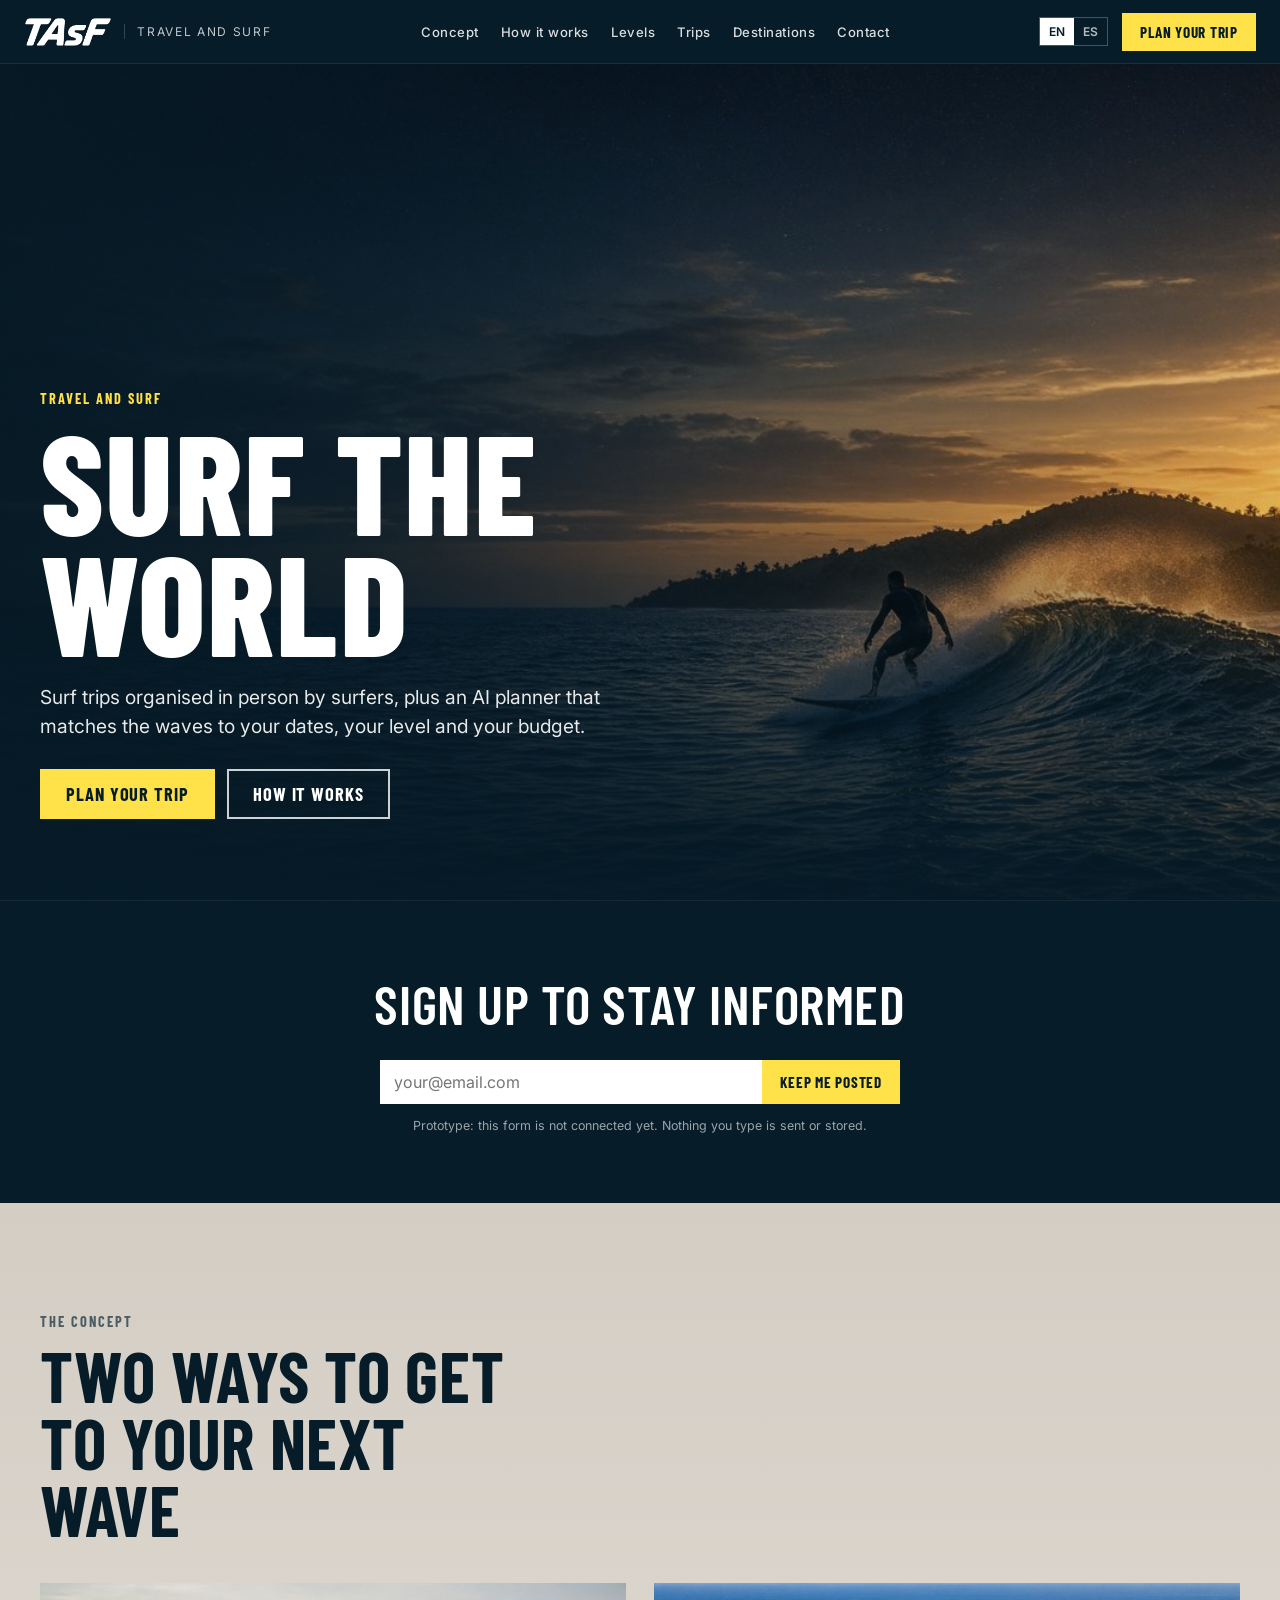
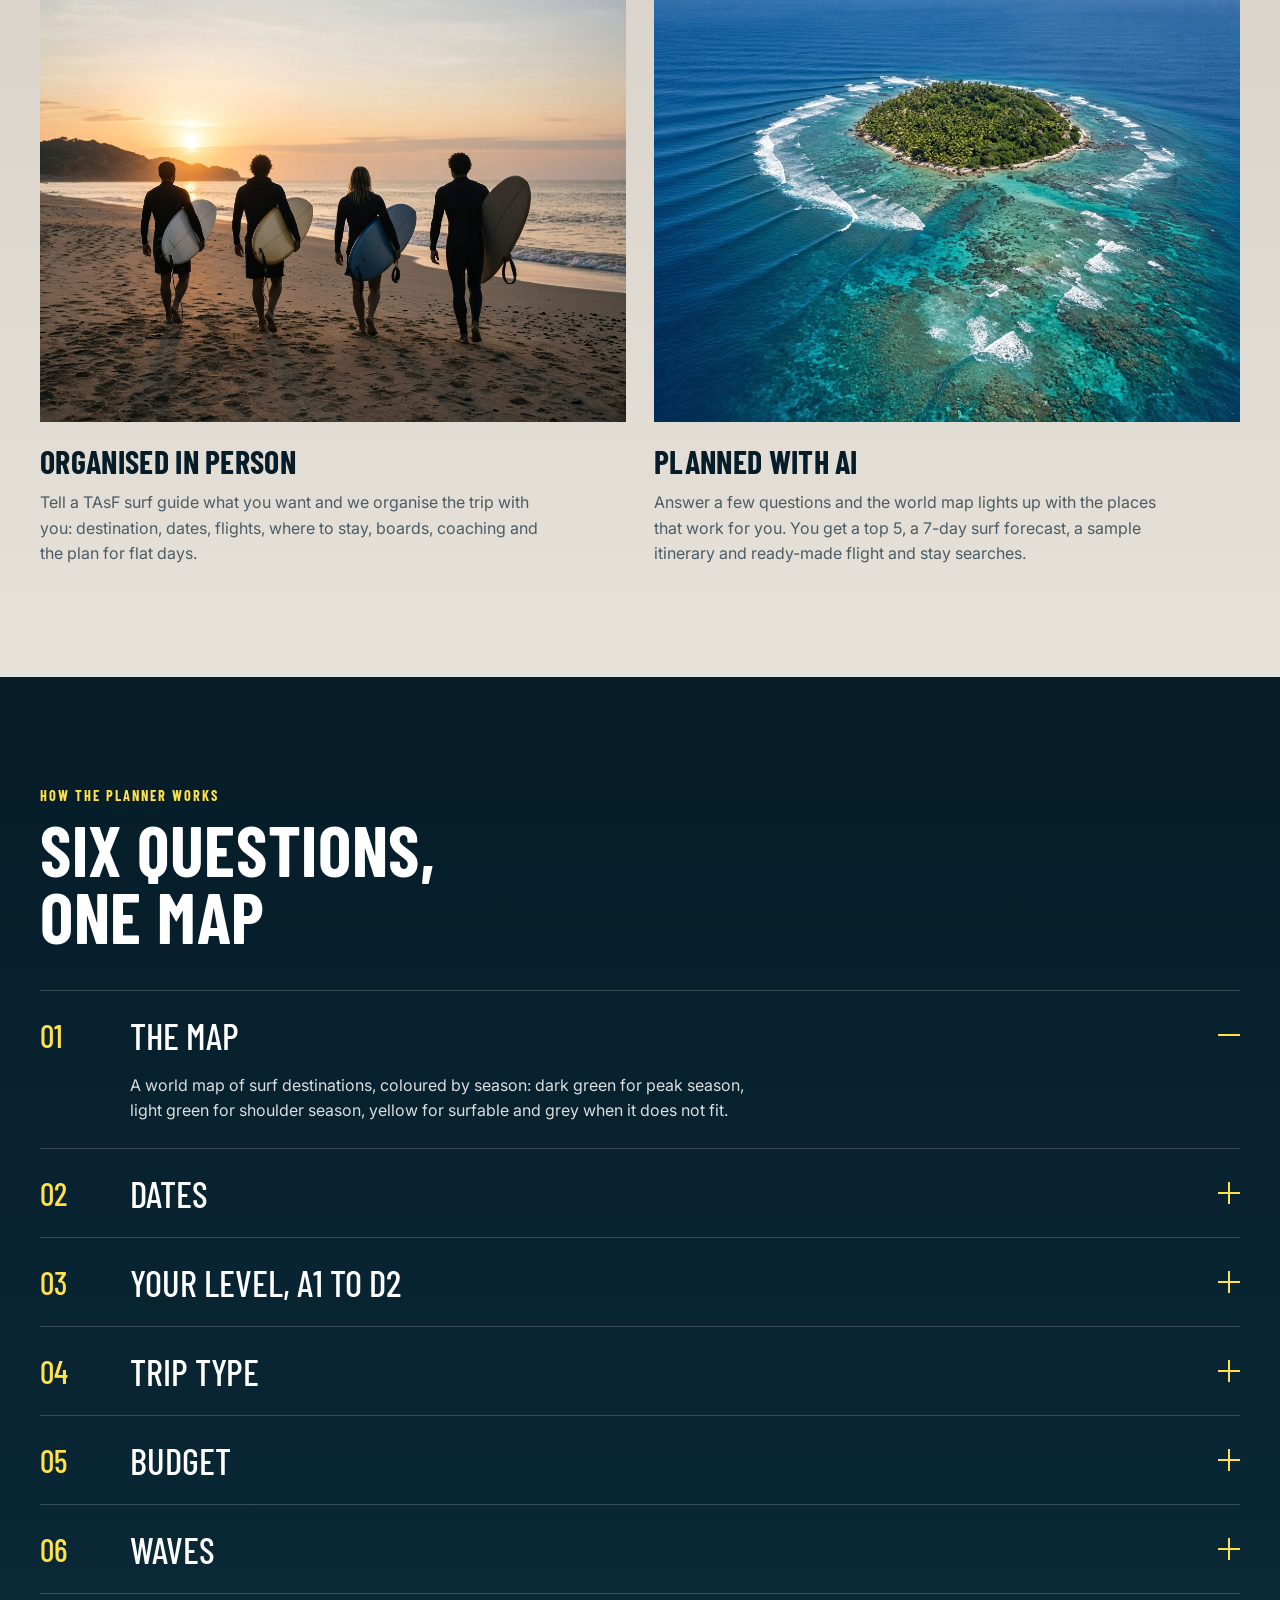
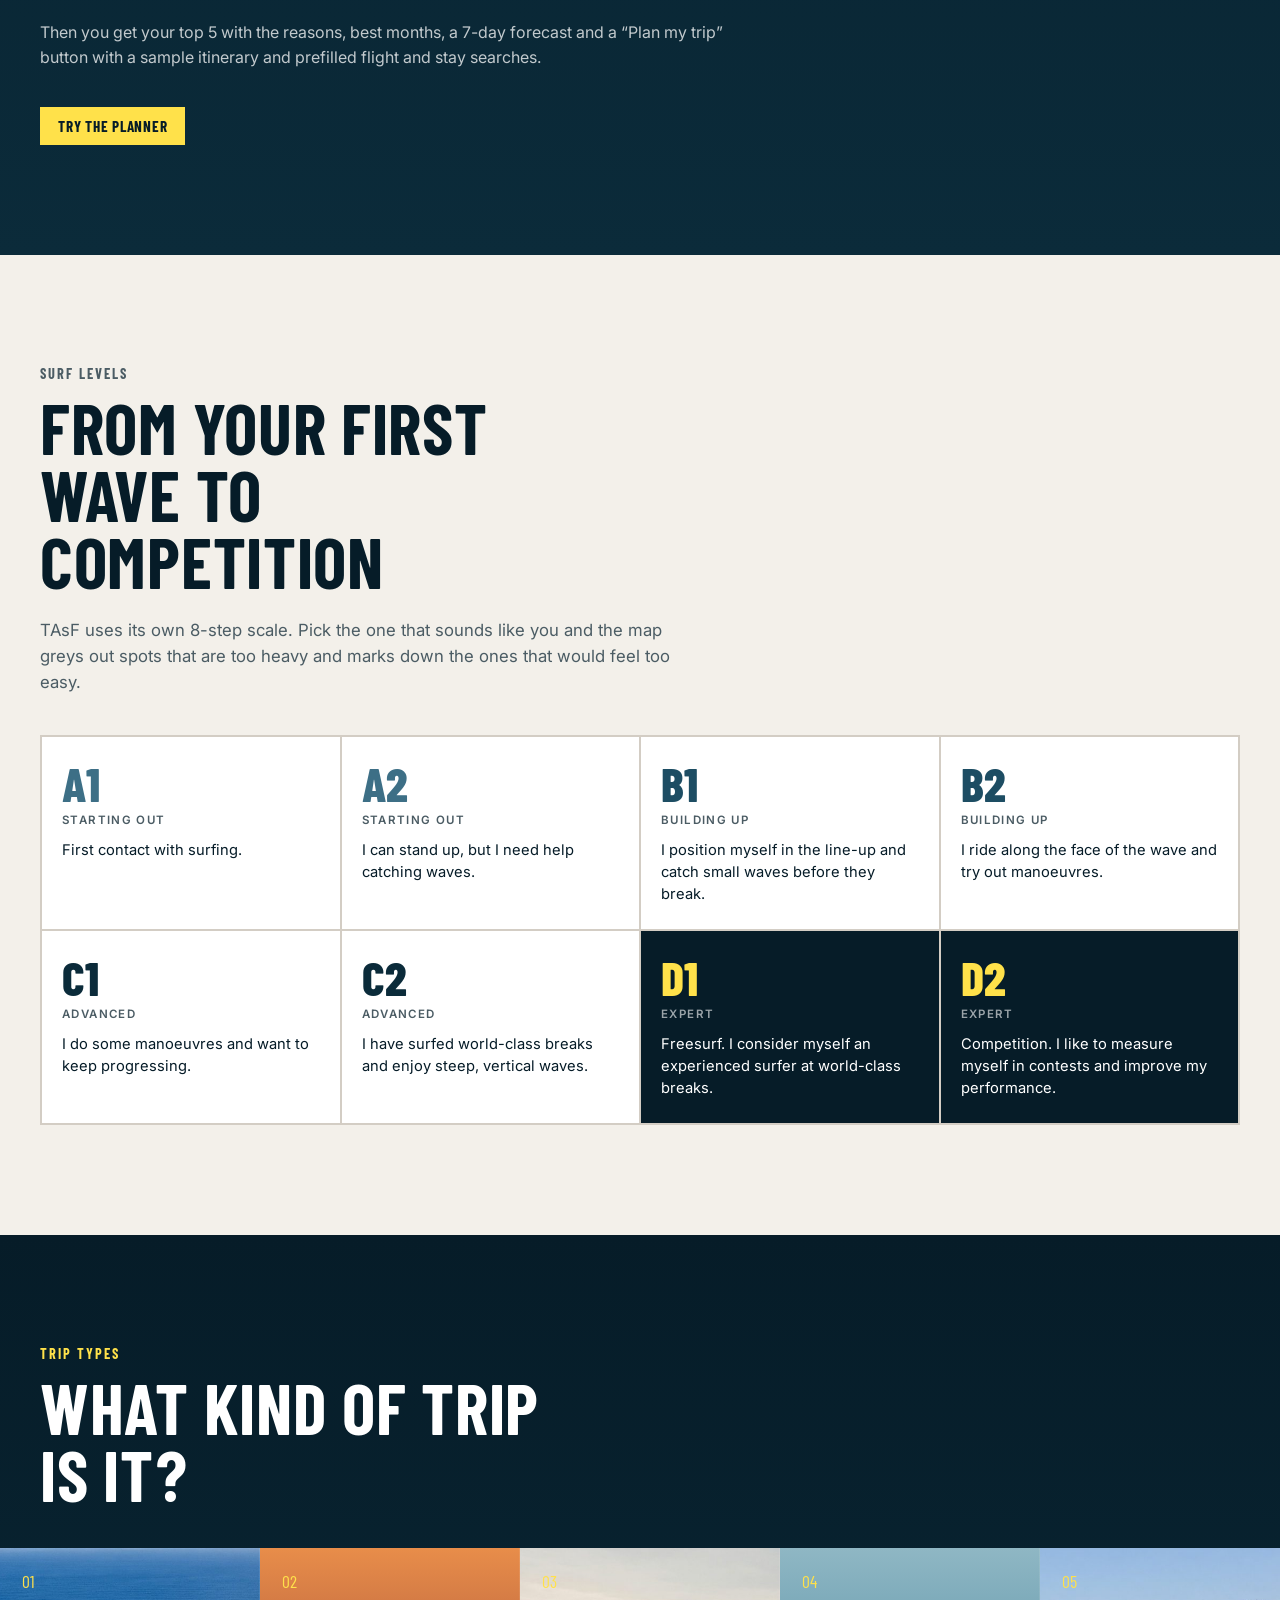
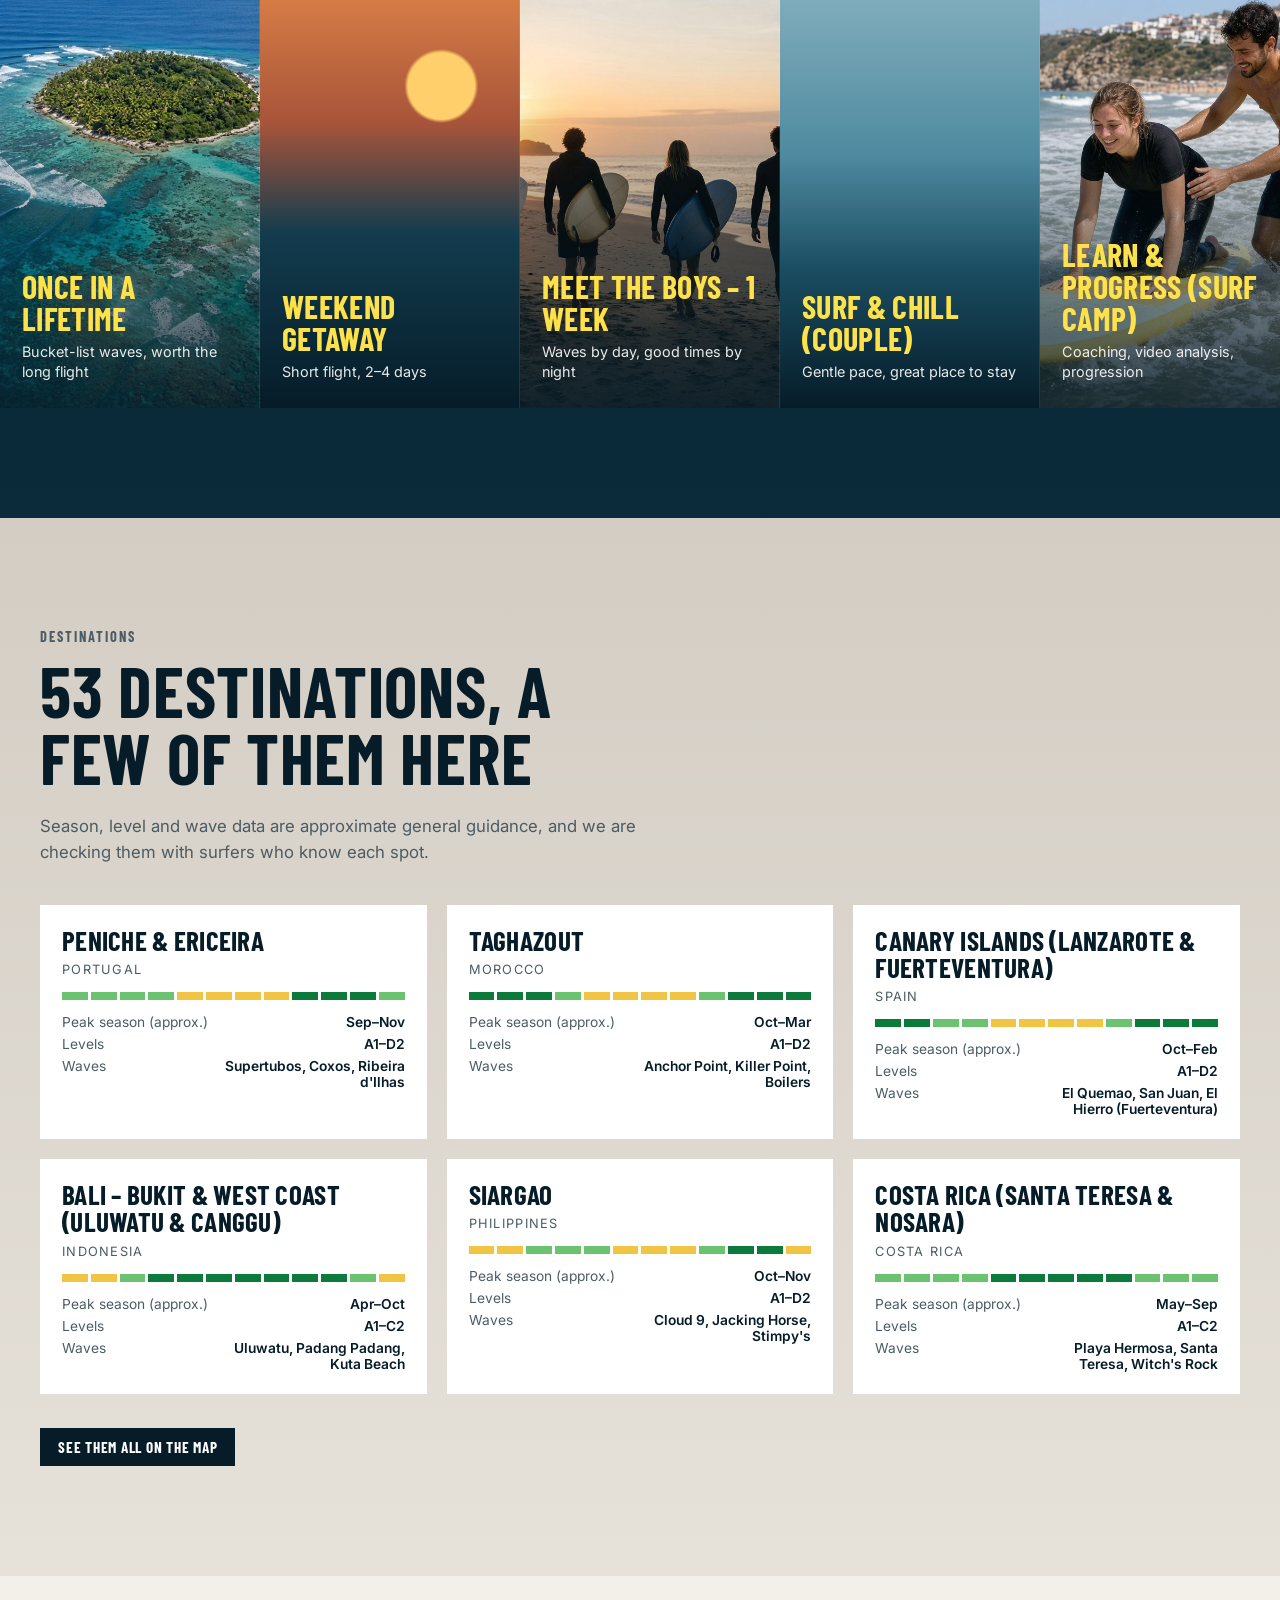
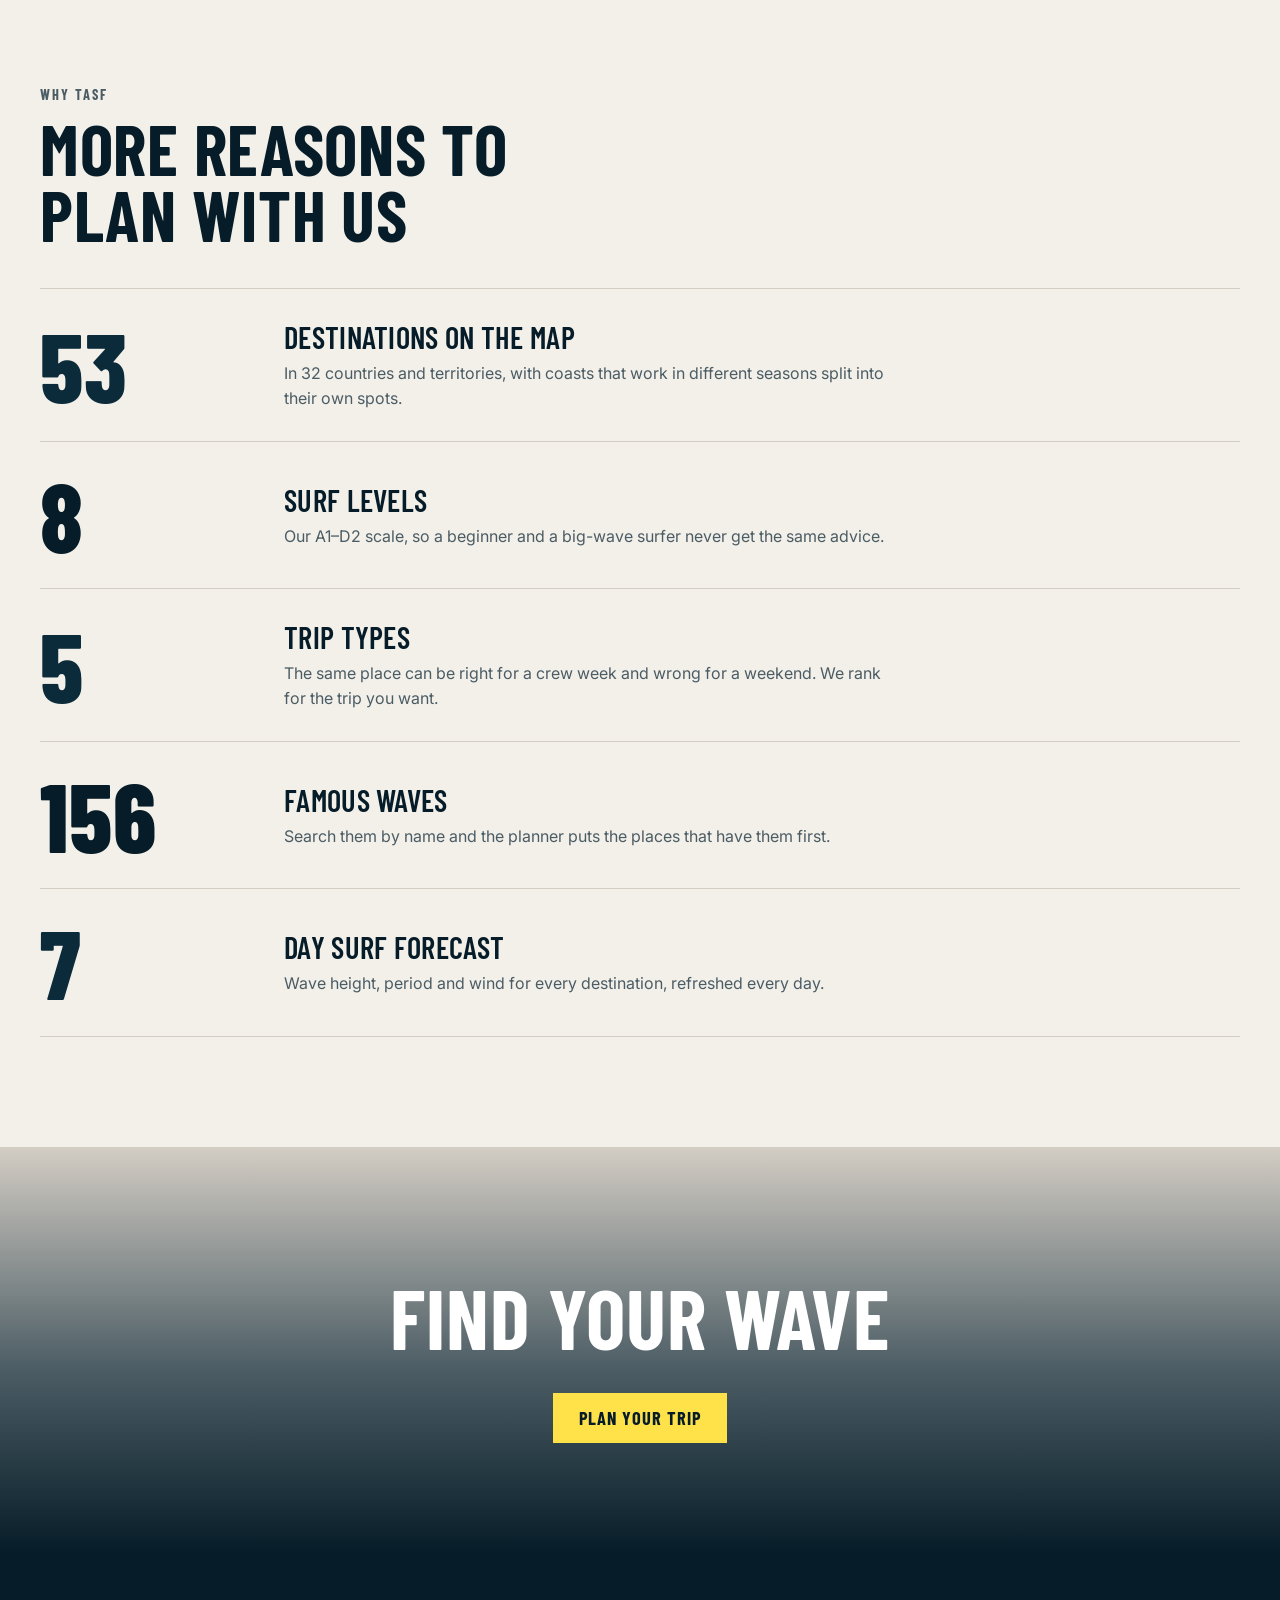
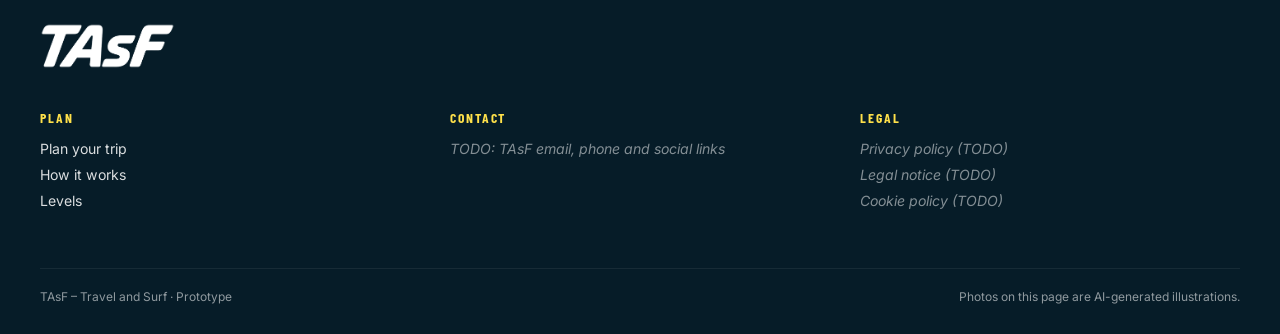
<file: index.html>
<!doctype html>
<html lang="en">
<head>
  <meta charset="utf-8" />
  <meta name="viewport" content="width=device-width, initial-scale=1" />
  <title>TAsF – Travel and Surf · Surf trips around the world</title>
  <meta name="description" content="TAsF – Travel and Surf. Surf trips organised in person, and an AI trip planner that matches waves to your dates, level and budget (prototype)." />
  <link rel="icon" type="image/png" href="assets/tasf-logo.png" />
  <link rel="preconnect" href="https://fonts.googleapis.com" />
  <link rel="preconnect" href="https://fonts.gstatic.com" crossorigin />
  <link rel="stylesheet" href="https://fonts.googleapis.com/css2?family=Barlow+Condensed:wght@500;600;700;800&family=Inter:wght@400;500;600&display=swap" />
  <link rel="stylesheet" href="landing.css" />
</head>
<body>
  <header class="nav" id="top">
    <a class="nav-brand" href="#top" aria-label="TAsF – Travel and Surf"><img src="assets/tasf-logo-white.png" alt="TAsF" /><span data-i18n="brandSub">Travel and Surf</span></a>
    <nav class="nav-links" id="navLinks" aria-label="Main">
      <a href="#concept" data-i18n="navConcept">Concept</a>
      <a href="#how" data-i18n="navHow">How it works</a>
      <a href="#levels" data-i18n="navLevels">Levels</a>
      <a href="#trips" data-i18n="navTrips">Trips</a>
      <a href="#destinations" data-i18n="navDest">Destinations</a>
      <a href="#contact" data-i18n="navContact">Contact</a>
    </nav>
    <div class="nav-right">
      <div class="lang" role="group" aria-label="Language"><button data-lang="en">EN</button><button data-lang="es">ES</button></div>
      <a class="btn-y" href="app/index.html" data-i18n="ctaPlan">Plan your trip</a>
      <button class="nav-burger" id="navBurger" aria-expanded="false" aria-controls="navLinks" aria-label="Menu"><span></span><span></span></button>
    </div>
  </header>

  <main>
    <section class="hero">
      <div class="hero-bg" role="img" aria-label="Surfer riding a wave at sunset (AI-generated illustration)"></div>
      <div class="hero-in wrap">
        <p class="eyebrow" data-i18n="heroEyebrow">Travel and surf</p>
        <h1 data-i18n="heroTitle">Surf the world</h1>
        <p class="hero-sub" data-i18n="heroSub">Surf trips organised in person by surfers, plus an AI planner that matches the waves to your dates, your level and your budget.</p>
        <div class="hero-cta"><a class="btn-y lg" href="app/index.html" data-i18n="ctaPlan">Plan your trip</a><a class="btn-o lg" href="#how" data-i18n="ctaHow">How it works</a></div>
      </div>
    </section>

    <section class="signup">
      <div class="wrap signup-in">
        <h2 data-i18n="signupTitle">Sign up to stay informed</h2>
        <form id="signup" class="signup-form" novalidate>
          <label class="sr" for="email" data-i18n="signupLabel">Email</label>
          <input id="email" type="email" autocomplete="email" data-i18n-ph="signupPh" placeholder="your@email.com" />
          <button class="btn-y" type="submit" data-i18n="signupBtn">Keep me posted</button>
        </form>
        <p class="signup-note" id="signupNote" data-i18n="signupNote">Prototype: this form is not connected yet. Nothing you type is sent or stored.</p>
      </div>
    </section>

    <section class="sec sand" id="concept">
      <div class="wrap">
        <p class="eyebrow dark" data-i18n="conceptEyebrow">The concept</p>
        <h2 class="big" data-i18n="conceptTitle">Two ways to get to your next wave</h2>
        <div class="split">
          <article class="split-card">
            <div class="img" style="background-image:url(assets/img/crew.jpg)" role="img" aria-label="Friends walking to the sea with surfboards (AI-generated illustration)"></div>
            <h3 data-i18n="c1Title">Organised in person</h3>
            <p data-i18n="c1Text">Tell a TAsF surf guide what you want and we organise the trip with you: destination, dates, flights, where to stay, boards, coaching and the plan for flat days.</p>
          </article>
          <article class="split-card">
            <div class="img" style="background-image:url(assets/img/reef.jpg)" role="img" aria-label="Swell lines wrapping around a reef island (AI-generated illustration)"></div>
            <h3 data-i18n="c2Title">Planned with AI</h3>
            <p data-i18n="c2Text">Answer a few questions and the world map lights up with the places that work for you. You get a top 5, a 7-day surf forecast, a sample itinerary and ready-made flight and stay searches.</p>
          </article>
        </div>
      </div>
    </section>

    <section class="sec navy" id="how">
      <div class="wrap">
        <p class="eyebrow" data-i18n="howEyebrow">How the planner works</p>
        <h2 class="big" data-i18n="howTitle">Six questions, one map</h2>
        <div class="steps" id="howList"></div>
        <a class="btn-y" href="app/index.html" data-i18n="ctaTry">Try the planner</a>
      </div>
    </section>

    <section class="sec light" id="levels">
      <div class="wrap">
        <p class="eyebrow dark" data-i18n="levelsEyebrow">Surf levels</p>
        <h2 class="big" data-i18n="levelsTitle">From your first wave to competition</h2>
        <p class="lead" data-i18n="levelsLead">TAsF uses its own 8-step scale. Pick the one that sounds like you and the map greys out spots that are too heavy and marks down the ones that would feel too easy.</p>
        <div class="levels" id="levelGrid"></div>
      </div>
    </section>

    <section class="sec navy" id="trips">
      <div class="wrap">
        <p class="eyebrow" data-i18n="tripsEyebrow">Trip types</p>
        <h2 class="big" data-i18n="tripsTitle">What kind of trip is it?</h2>
      </div>
      <div class="strip" id="tripStrip"></div>
    </section>

    <section class="sec sand" id="destinations">
      <div class="wrap">
        <p class="eyebrow dark" data-i18n="destEyebrow">Destinations</p>
        <h2 class="big" id="destTitle">Some of our destinations</h2>
        <p class="lead" data-i18n="destLead">Season, level and wave data are approximate general guidance, and we are checking them with surfers who know each spot.</p>
        <div class="dests" id="destGrid"></div>
        <a class="btn-d" href="app/index.html" data-i18n="ctaMap">See them all on the map</a>
      </div>
    </section>

    <section class="sec light" id="why">
      <div class="wrap">
        <p class="eyebrow dark" data-i18n="whyEyebrow">Why TAsF</p>
        <h2 class="big" data-i18n="whyTitle">More reasons to plan with us</h2>
        <div class="why" id="whyList"></div>
      </div>
    </section>

    <section class="cta-band">
      <div class="wrap">
        <h2 data-i18n="bandTitle">Find your wave</h2>
        <a class="btn-y lg" href="app/index.html" data-i18n="ctaPlan">Plan your trip</a>
      </div>
    </section>
  </main>

  <footer class="foot" id="contact">
    <div class="wrap foot-top">
      <img src="assets/tasf-logo-white.png" alt="TAsF – Travel and Surf" class="foot-logo" />
    </div>
    <div class="wrap foot-cols">
      <div><h4 data-i18n="fPlan">Plan</h4><a href="app/index.html" data-i18n="ctaPlan">Plan your trip</a><a href="#how" data-i18n="navHow">How it works</a><a href="#levels" data-i18n="navLevels">Levels</a></div>
      <div><h4 data-i18n="fContact">Contact</h4><span class="todo" data-i18n="fContactTodo">TODO: TAsF email, phone and social links</span></div>
      <div><h4 data-i18n="fLegal">Legal</h4><span class="todo" data-i18n="fPrivacy">Privacy policy (TODO)</span><span class="todo" data-i18n="fLegalNotice">Legal notice (TODO)</span><span class="todo" data-i18n="fCookies">Cookie policy (TODO)</span></div>
    </div>
    <div class="wrap foot-bottom"><span data-i18n="fCopy">TAsF – Travel and Surf · Prototype</span><span data-i18n="fImages">Photos on this page are AI-generated illustrations.</span></div>
  </footer>

  <script src="data.js"></script>
  <script src="i18n.js"></script>
  <script src="landing.js"></script>
</body>
</html>
</file>
<file: landing.css>
/* TAsF – company landing. Palette (inspired by the feel of gemswell.com, own values):
   navy #061C28 · deep #0B2B3A · sun yellow #FFE14A · sand #D3CDC4 · light #F3F0EA · slate #4B5C64 */
:root {
  --navy: #061c28; --deep: #0b2b3a; --yellow: #ffe14a; --yellow2: #f5cf1f; --sand: #d3cdc4; --light: #f3f0ea; --slate: #4b5c64; --white: #fff;
  --s3: #0b7a3b; --s2: #6cc36f; --s1: #f2c443; --s0: #b9c3ca;
  --head: "Barlow Condensed", "Arial Narrow", "Roboto Condensed", Impact, sans-serif;
  --body: Inter, ui-sans-serif, system-ui, -apple-system, "Segoe UI", Roboto, Helvetica, Arial, sans-serif;
}
* { box-sizing: border-box; }
html { scroll-behavior: smooth; scroll-padding-top: 72px; }
body { margin: 0; font-family: var(--body); color: var(--navy); background: var(--light); -webkit-font-smoothing: antialiased; }
img { max-width: 100%; display: block; }
a { color: inherit; }
.wrap { width: min(1200px, 100% - 48px); margin: 0 auto; }
.sr { position: absolute; width: 1px; height: 1px; overflow: hidden; clip: rect(0 0 0 0); }
h1, h2, h3, h4, .eyebrow, .btn-y, .btn-o, .btn-d, .num, .lv-code, .why-n, .trip-t, .trip-n { font-family: var(--head); text-transform: uppercase; letter-spacing: .01em; }

/* nav */
.nav { position: sticky; top: 0; z-index: 30; display: flex; align-items: center; justify-content: space-between; gap: 20px; height: 64px; padding: 0 24px; background: var(--navy); color: var(--white); border-bottom: 1px solid rgba(255,255,255,.08); }
.nav-brand { display: flex; align-items: center; gap: 12px; text-decoration: none; }
.nav-brand img { height: 30px; width: auto; }
.nav-brand span { font-size: .75rem; letter-spacing: .14em; text-transform: uppercase; opacity: .75; border-left: 1px solid rgba(255,255,255,.25); padding-left: 12px; white-space: nowrap; }
.nav-links { display: flex; gap: 22px; }
.nav-links a { text-decoration: none; font-size: .82rem; font-weight: 500; letter-spacing: .04em; opacity: .85; }
.nav-links a:hover { opacity: 1; color: var(--yellow); }
.nav-right { display: flex; align-items: center; gap: 14px; }
.lang { display: flex; border: 1px solid rgba(255,255,255,.25); }
.lang button { border: 0; background: transparent; color: var(--white); font: 600 .75rem var(--body); padding: 6px 9px; cursor: pointer; opacity: .7; }
.lang button.on { background: var(--white); color: var(--navy); opacity: 1; }
.nav-burger { display: none; width: 38px; height: 38px; border: 1px solid rgba(255,255,255,.25); background: transparent; cursor: pointer; padding: 0; flex-direction: column; justify-content: center; align-items: center; gap: 6px; }
.nav-burger span { width: 18px; height: 2px; background: var(--white); transition: transform .2s; }
.menu-open .nav-burger span:first-child { transform: translateY(4px) rotate(45deg); }
.menu-open .nav-burger span:last-child { transform: translateY(-4px) rotate(-45deg); }

/* buttons: square, bold, uppercase */
.btn-y, .btn-o, .btn-d { display: inline-flex; align-items: center; justify-content: center; border: 0; border-radius: 0; text-decoration: none; font-weight: 700; font-size: .95rem; letter-spacing: .05em; padding: 10px 18px; cursor: pointer; transition: background .15s, color .15s; white-space: nowrap; }
.btn-y { background: var(--yellow); color: var(--navy); }
.btn-y:hover { background: var(--yellow2); }
.btn-o { background: transparent; color: var(--white); box-shadow: inset 0 0 0 2px rgba(255,255,255,.8); }
.btn-o:hover { background: var(--white); color: var(--navy); }
.btn-d { background: var(--navy); color: var(--white); margin-top: 34px; }
.btn-d:hover { background: var(--deep); }
.lg { font-size: 1.15rem; padding: 14px 26px; }

/* hero */
.hero { position: relative; min-height: calc(100svh - 64px); display: flex; align-items: flex-end; color: var(--white); overflow: hidden; background: var(--navy); }
.hero-bg { position: absolute; inset: 0; background: linear-gradient(90deg, rgba(6,28,40,.85) 0%, rgba(6,28,40,.35) 55%, rgba(6,28,40,.1) 100%), linear-gradient(0deg, rgba(6,28,40,.9) 0%, rgba(6,28,40,0) 45%), url(assets/img/hero.jpg) center 60% / cover no-repeat; transform: scale(1.03); animation: drift 18s ease-in-out infinite alternate; }
@keyframes drift { to { transform: scale(1.09) translateX(-1.5%); } }
.hero-in { position: relative; padding: 0 0 9vh; }
.eyebrow { font-size: .9rem; font-weight: 700; letter-spacing: .14em; color: var(--yellow); margin: 0 0 12px; }
.eyebrow.dark { color: var(--slate); }
.hero h1 { font-size: clamp(3.6rem, 11vw, 9.5rem); line-height: .86; font-weight: 800; margin: 0 0 22px; max-width: 9ch; }
.hero-sub { max-width: 560px; font-size: clamp(1rem, 1.6vw, 1.2rem); line-height: 1.5; opacity: .9; margin: 0 0 28px; }
.hero-cta { display: flex; gap: 12px; flex-wrap: wrap; }

/* signup */
.signup { background: var(--navy); color: var(--white); padding: 70px 0; text-align: center; border-top: 1px solid rgba(255,255,255,.06); }
.signup h2 { font-size: clamp(2rem, 4.5vw, 3.4rem); font-weight: 600; margin: 0 0 24px; }
.signup-form { display: flex; justify-content: center; gap: 0; max-width: 520px; margin: 0 auto; }
.signup-form input { flex: 1; min-width: 0; border: 0; padding: 12px 14px; font: 1rem var(--body); background: var(--white); color: var(--navy); border-radius: 0; }
.signup-form input:focus { outline: 3px solid var(--yellow); outline-offset: 0; }
.signup-note { font-size: .78rem; opacity: .6; margin: 14px auto 0; max-width: 520px; }
.signup-note.done { opacity: 1; color: var(--yellow); }

/* sections */
.sec { padding: 110px 0; }
.sec.sand { background: linear-gradient(180deg, var(--sand) 0%, #e6e1d9 100%); }
.sec.light { background: var(--light); }
.sec.navy { background: linear-gradient(180deg, var(--navy) 0%, var(--deep) 100%); color: var(--white); }
.big { font-size: clamp(2.4rem, 5.5vw, 4.6rem); line-height: .95; font-weight: 700; margin: 0 0 40px; max-width: 16ch; }
.lead { font-size: 1.05rem; line-height: 1.55; color: var(--slate); max-width: 640px; margin: -18px 0 40px; }

/* concept */
.split { display: grid; grid-template-columns: 1fr 1fr; gap: 28px; }
.split-card .img { aspect-ratio: 4 / 3; background: var(--slate) center / cover no-repeat; margin-bottom: 20px; }
.split-card h3 { font-size: 2rem; font-weight: 700; margin: 0 0 10px; }
.split-card p { margin: 0; line-height: 1.6; color: var(--slate); max-width: 52ch; }

/* how it works: numbered list */
.steps { border-top: 1px solid rgba(255,255,255,.18); margin-bottom: 36px; }
.step { border-bottom: 1px solid rgba(255,255,255,.18); }
.step summary { list-style: none; display: grid; grid-template-columns: 90px 1fr 30px; align-items: center; padding: 22px 0; cursor: pointer; }
.step summary::-webkit-details-marker { display: none; }
.num { color: var(--yellow); font-size: 2rem; font-weight: 500; }
.st { font-family: var(--head); text-transform: uppercase; font-size: clamp(1.5rem, 3vw, 2.3rem); font-weight: 500; }
.pm { position: relative; width: 22px; height: 22px; justify-self: end; }
.pm::before, .pm::after { content: ""; position: absolute; left: 0; top: 10px; width: 22px; height: 2px; background: var(--yellow); transition: transform .2s; }
.pm::after { transform: rotate(90deg); }
.step[open] .pm::after { transform: rotate(0); }
.step p { margin: -6px 0 24px 90px; max-width: 62ch; line-height: 1.6; opacity: .85; }
.how-end { margin: 26px 0 0; max-width: 70ch; line-height: 1.6; opacity: .75; }

/* levels */
.levels { display: grid; grid-template-columns: repeat(4, 1fr); gap: 2px; background: var(--sand); border: 2px solid var(--sand); }
.lv { background: var(--white); padding: 22px 20px 24px; min-height: 190px; display: flex; flex-direction: column; }
.lv-code { font-size: 3rem; font-weight: 800; line-height: 1; color: var(--navy); }
.lv.gA .lv-code { color: #3d6f86; } .lv.gB .lv-code { color: #1d4d63; } .lv.gC .lv-code { color: var(--deep); }
.lv.gD { background: var(--navy); color: var(--white); } .lv.gD .lv-code { color: var(--yellow); } .lv.gD .lv-grp { color: rgba(255,255,255,.6); }
.lv-grp { font-size: .72rem; text-transform: uppercase; letter-spacing: .12em; color: var(--slate); margin: 6px 0 12px; font-weight: 600; }
.lv p { margin: 0; font-size: .92rem; line-height: 1.5; }

/* trip strip: tall image cards with yellow captions */
.strip { display: grid; grid-auto-flow: column; grid-auto-columns: minmax(260px, 1fr); gap: 0; overflow-x: auto; scroll-snap-type: x mandatory; margin-top: 10px; scrollbar-width: thin; }
.trip { position: relative; min-height: 460px; scroll-snap-align: start; display: flex; flex-direction: column; justify-content: flex-end; padding: 26px 22px; text-decoration: none; color: var(--white); background-size: cover; background-position: center; border-right: 1px solid rgba(255,255,255,.1); transition: filter .2s; }
.trip:hover { filter: brightness(1.08); }
.t-weekend { background-image: radial-gradient(circle at 70% 30%, #ffcf6b 0 9%, transparent 10%), linear-gradient(180deg, #e88d4a 0%, #a8543a 38%, #123c4e 62%, #061c28 100%); }
.t-chill { background-image: linear-gradient(180deg, #8fb7c4 0%, #4f8aa0 45%, #1a4d61 70%, #061c28 100%); }
.trip-n { position: absolute; top: 22px; left: 22px; font-size: 1.1rem; color: var(--yellow); }
.trip-t { font-size: 2rem; font-weight: 700; line-height: 1; color: var(--yellow); margin-bottom: 8px; }
.trip-h { font-size: .9rem; opacity: .9; line-height: 1.4; }

/* destinations */
.dests { display: grid; grid-template-columns: repeat(3, 1fr); gap: 20px; }
.dest { background: var(--white); padding: 22px; display: flex; flex-direction: column; gap: 14px; }
.dest-h h3 { font-size: 1.7rem; line-height: 1; margin: 0 0 4px; font-weight: 700; }
.dest-h span { font-size: .8rem; color: var(--slate); text-transform: uppercase; letter-spacing: .1em; }
.dest-strip { display: grid; grid-template-columns: repeat(12, 1fr); gap: 3px; }
.dest-strip i { height: 8px; } .s3 { background: var(--s3); } .s2 { background: var(--s2); } .s1 { background: var(--s1); } .s0 { background: var(--s0); }
.dest dl { display: grid; grid-template-columns: auto 1fr; gap: 6px 14px; margin: 0; font-size: .86rem; }
.dest dt { color: var(--slate); } .dest dd { margin: 0; font-weight: 600; text-align: right; }

/* why: big numbers list */
.why { border-top: 1px solid var(--sand); }
.why-row { display: grid; grid-template-columns: 220px 1fr; gap: 24px; align-items: center; padding: 30px 0; border-bottom: 1px solid var(--sand); }
.why-n { font-size: clamp(3.6rem, 8vw, 6rem); line-height: .9; font-weight: 800; color: var(--navy); }
.why-row:nth-child(odd) .why-n { color: var(--deep); -webkit-text-stroke: 0; }
.why-row h3 { font-size: 1.9rem; margin: 0 0 6px; font-weight: 600; }
.why-row p { margin: 0; color: var(--slate); line-height: 1.55; max-width: 60ch; }

/* band + footer */
.cta-band { background: linear-gradient(180deg, var(--sand) 0%, var(--slate) 55%, var(--navy) 100%); color: var(--white); text-align: center; padding: 120px 0 110px; }
.cta-band h2 { font-size: clamp(2.6rem, 7vw, 5.2rem); margin: 0 0 26px; font-weight: 700; }
.foot { background: var(--navy); color: var(--white); padding: 70px 0 30px; }
.foot-logo { height: 46px; width: auto; margin-bottom: 40px; }
.foot-cols { display: grid; grid-template-columns: repeat(3, 1fr); gap: 30px; }
.foot-cols h4 { color: var(--yellow); font-size: .85rem; letter-spacing: .14em; margin: 0 0 14px; }
.foot-cols a, .foot-cols span { display: block; font-size: .88rem; margin-bottom: 9px; text-decoration: none; opacity: .85; }
.foot-cols a:hover { color: var(--yellow); opacity: 1; }
.todo { opacity: .5 !important; font-style: italic; }
.foot-bottom { display: flex; justify-content: space-between; gap: 20px; flex-wrap: wrap; margin-top: 50px; padding-top: 20px; border-top: 1px solid rgba(255,255,255,.12); font-size: .75rem; opacity: .55; }

/* responsive */
@media (max-width: 1080px) { .nav-links { gap: 14px; } .nav-links a { font-size: .76rem; } .nav-brand span { display: none; } }
@media (max-width: 900px) {
  .nav { padding: 0 16px; }
  .nav-burger { display: flex; }
  .nav-links { position: fixed; top: 64px; left: 0; right: 0; flex-direction: column; gap: 0; background: var(--navy); padding: 8px 20px 20px; transform: translateY(-120%); transition: transform .25s; z-index: -1; border-bottom: 1px solid rgba(255,255,255,.1); }
  .menu-open .nav-links { transform: none; }
  .nav-links a { font-size: 1.2rem; padding: 14px 0; border-bottom: 1px solid rgba(255,255,255,.08); font-family: var(--head); text-transform: uppercase; }
  .split, .dests { grid-template-columns: 1fr; }
  .levels { grid-template-columns: 1fr 1fr; }
  .why-row { grid-template-columns: 1fr; gap: 6px; }
  .foot-cols { grid-template-columns: 1fr; }
  .sec { padding: 76px 0; }
}
@media (max-width: 520px) {
  .wrap { width: calc(100% - 32px); }
  .nav-right .btn-y { padding: 9px 11px; font-size: .82rem; }
  .nav-right { gap: 8px; }
  .nav-brand img { height: 24px; }
  .hero-in { padding-bottom: 7vh; }
  .hero-cta .lg { flex: 1 1 100%; }
  .signup-form { flex-direction: column; gap: 8px; }
  .step summary { grid-template-columns: 56px 1fr 26px; padding: 18px 0; }
  .num { font-size: 1.5rem; }
  .step p { margin-left: 56px; }
  .lv { min-height: 0; padding: 16px 14px 18px; }
  .lv-code { font-size: 2.4rem; }
  .lv p { font-size: .84rem; }
  .hero-bg { background-position: center, center, 68% 60%; }
  .trip { min-height: 380px; }
  .strip { grid-auto-columns: 80%; }
}
@media (prefers-reduced-motion: reduce) { .hero-bg { animation: none; } html { scroll-behavior: auto; } }
</file>
